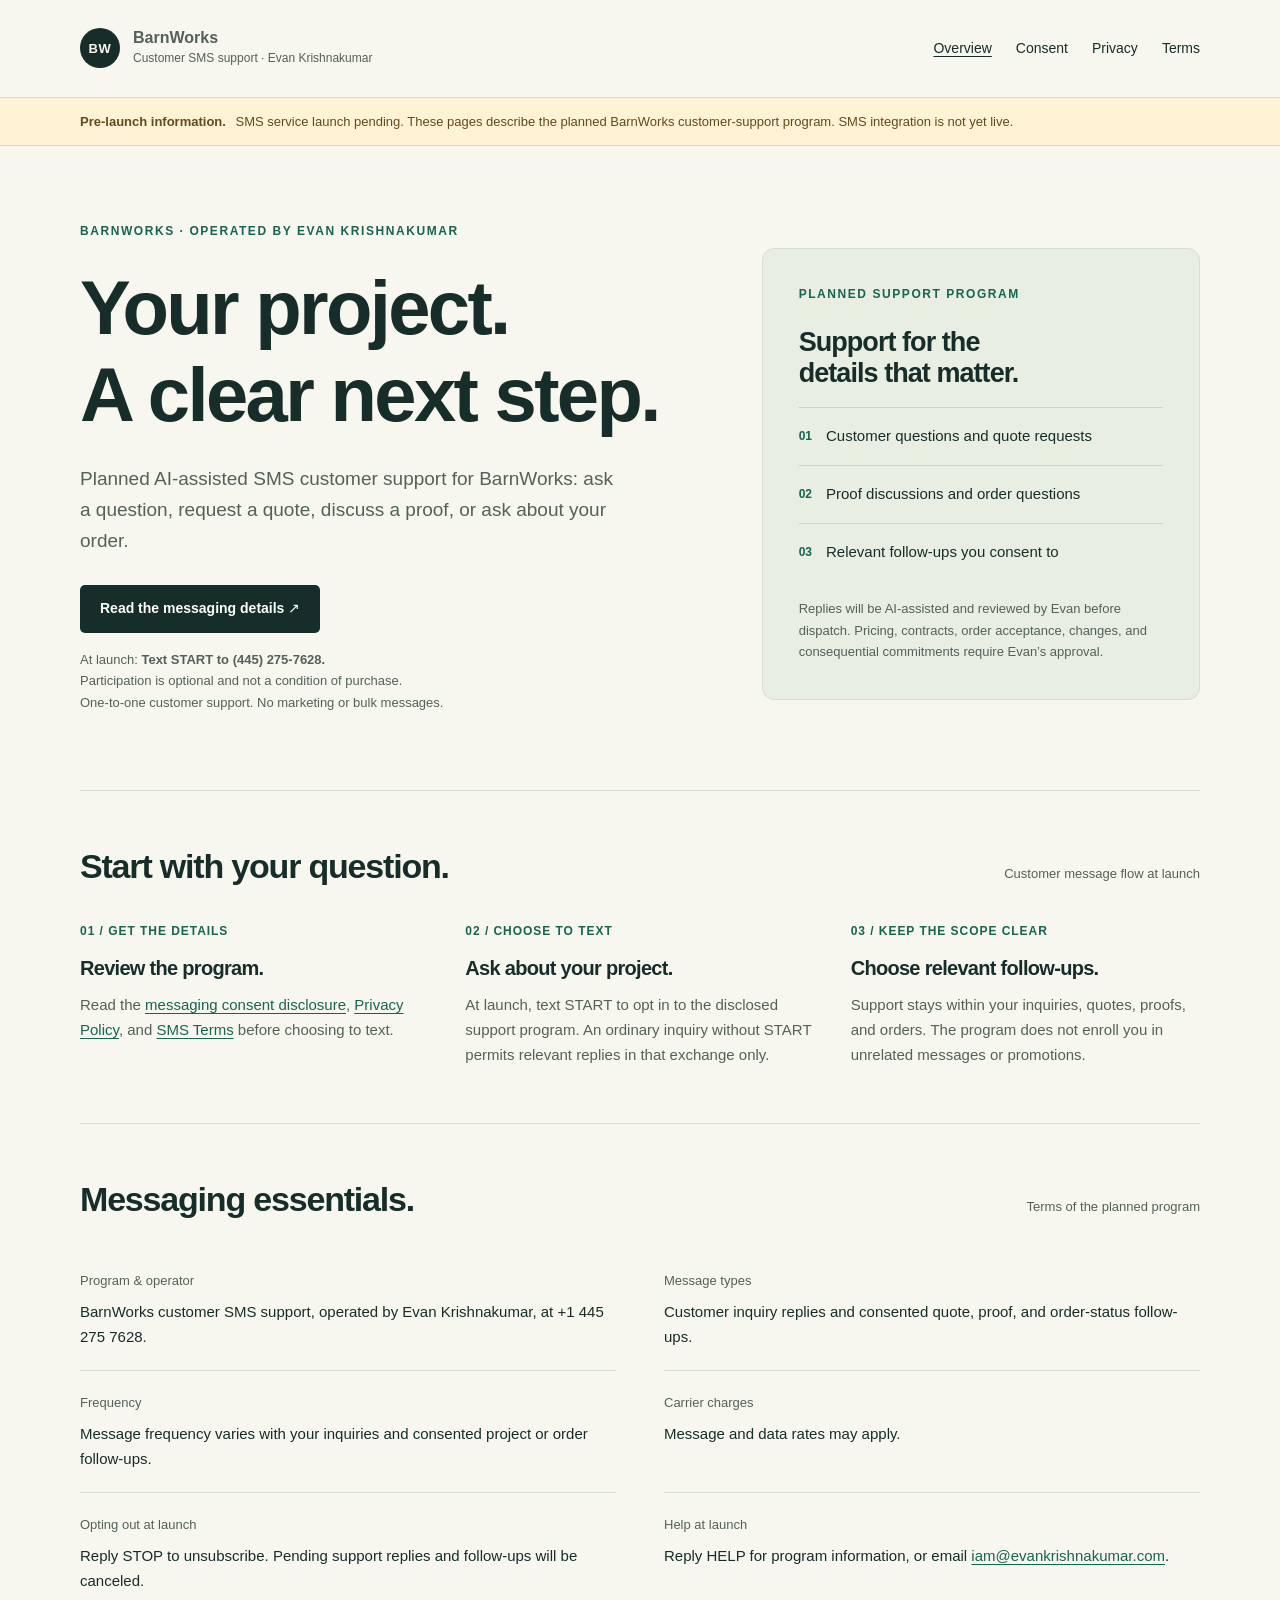
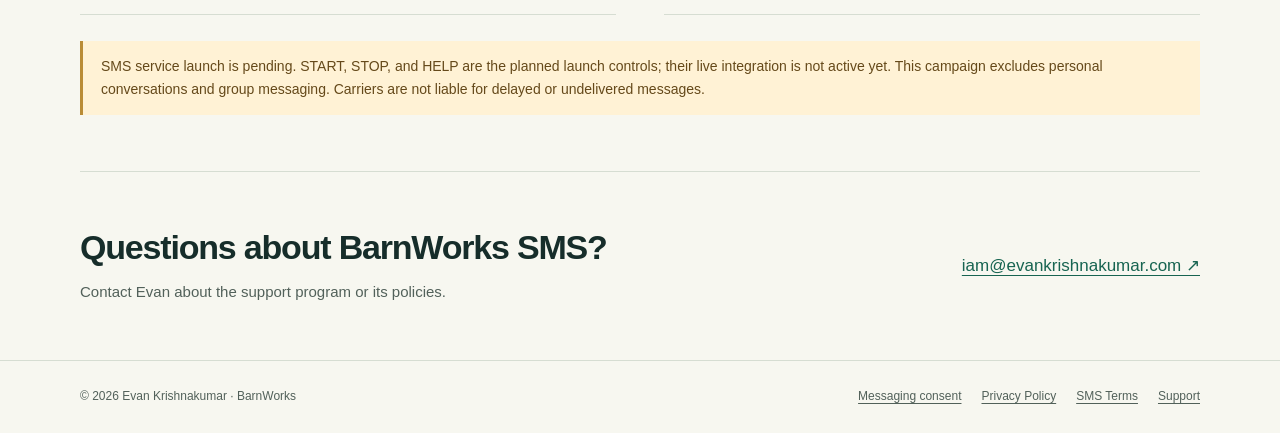
<file: index.html>
<!doctype html>
<html lang="en">
<head>
  <meta charset="utf-8">
  <meta name="viewport" content="width=device-width, initial-scale=1">
  <meta name="description" content="BarnWorks customer SMS support, operated by Evan Krishnakumar. SMS service is pre-launch.">
  <title>Customer SMS Support | BarnWorks</title>
  <link rel="stylesheet" href="styles.css">
</head>
<body>
  <a class="skip" href="#main">Skip to content</a>
  <header class="site-header"><div class="shell header-row"><a class="identity" href="index.html" aria-label="BarnWorks, home"><span class="monogram" aria-hidden="true">BW</span><span><strong>BarnWorks</strong><span>Customer SMS support · Evan Krishnakumar</span></span></a><nav class="nav" aria-label="Main navigation"><a href="index.html" aria-current="page">Overview</a><a href="consent.html">Consent</a><a href="privacy-policy.html">Privacy</a><a href="terms.html">Terms</a></nav></div></header>
  <div class="review-banner"><div class="shell"><strong>Pre-launch information.</strong> SMS service launch pending. These pages describe the planned BarnWorks customer-support program. SMS integration is not yet live.</div></div>
  <main id="main" class="shell">
<section class="hero" aria-labelledby="hero-heading">
  <div><p class="eyebrow">BarnWorks · Operated by Evan Krishnakumar</p><h1 id="hero-heading">Your project.<br>A clear next step.</h1>
  <p class="intro">Planned AI-assisted SMS customer support for BarnWorks: ask a question, request a quote, discuss a proof, or ask about your order.</p>
  <a class="button" href="consent.html">Read the messaging details <span aria-hidden="true">&nbsp;↗</span></a>
  <p class="hero-note">At launch: <strong>Text START to (445) 275-7628.</strong><br>Participation is optional and not a condition of purchase.<br>One-to-one customer support. No marketing or bulk messages.</p></div>
  <aside class="scope-card" aria-labelledby="scope-heading"><p class="eyebrow">Planned support program</p><h2 id="scope-heading">Support for the<br>details that matter.</h2>
  <ul><li><span>01</span>Customer questions and quote requests</li><li><span>02</span>Proof discussions and order questions</li><li><span>03</span>Relevant follow-ups you consent to</li></ul>
  <p class="scope-foot">Replies will be AI-assisted and reviewed by Evan before dispatch. Pricing, contracts, order acceptance, changes, and consequential commitments require Evan’s approval.</p></aside>
</section>
<section class="section" aria-labelledby="how-heading"><div class="section-title"><h2 id="how-heading">Start with your question.</h2><p>Customer message flow at launch</p></div>
  <div class="steps"><article><span class="step-num">01 / GET THE DETAILS</span><h3>Review the program.</h3><p>Read the <a href="consent.html">messaging consent disclosure</a>, <a href="privacy-policy.html">Privacy Policy</a>, and <a href="terms.html">SMS Terms</a> before choosing to text.</p></article>
  <article><span class="step-num">02 / CHOOSE TO TEXT</span><h3>Ask about your project.</h3><p>At launch, text START to opt in to the disclosed support program. An ordinary inquiry without START permits relevant replies in that exchange only.</p></article>
  <article><span class="step-num">03 / KEEP THE SCOPE CLEAR</span><h3>Choose relevant follow-ups.</h3><p>Support stays within your inquiries, quotes, proofs, and orders. The program does not enroll you in unrelated messages or promotions.</p></article></div>
</section>
<section id="messaging" class="section" aria-labelledby="messaging-heading"><div class="section-title"><h2 id="messaging-heading">Messaging essentials.</h2><p>Terms of the planned program</p></div>
  <dl class="essentials"><div><dt>Program &amp; operator</dt><dd>BarnWorks customer SMS support, operated by Evan Krishnakumar, at +1 445 275 7628.</dd></div>
  <div><dt>Message types</dt><dd>Customer inquiry replies and consented quote, proof, and order-status follow-ups.</dd></div>
  <div><dt>Frequency</dt><dd>Message frequency varies with your inquiries and consented project or order follow-ups.</dd></div>
  <div><dt>Carrier charges</dt><dd>Message and data rates may apply.</dd></div>
  <div><dt>Opting out at launch</dt><dd>Reply STOP to unsubscribe. Pending support replies and follow-ups will be canceled.</dd></div>
  <div><dt>Help at launch</dt><dd>Reply HELP for program information, or email <a href="mailto:iam@evankrishnakumar.com">iam@evankrishnakumar.com</a>.</dd></div></dl>
  <p class="review-note">SMS service launch is pending. START, STOP, and HELP are the planned launch controls; their live integration is not active yet. This campaign excludes personal conversations and group messaging. Carriers are not liable for delayed or undelivered messages.</p>
</section>
<section class="section support-row" aria-labelledby="support-heading"><div><h2 id="support-heading">Questions about BarnWorks SMS?</h2><p>Contact Evan about the support program or its policies.</p></div><a href="mailto:iam@evankrishnakumar.com">iam@evankrishnakumar.com <span aria-hidden="true">↗</span></a></section>
</main>
  <footer class="site-footer"><div class="shell footer-row"><span>© 2026 Evan Krishnakumar · BarnWorks</span><div class="footer-links"><a href="consent.html">Messaging consent</a><a href="privacy-policy.html">Privacy Policy</a><a href="terms.html">SMS Terms</a><a href="mailto:iam@evankrishnakumar.com">Support</a></div></div></footer>
</body>
</html>
</file>
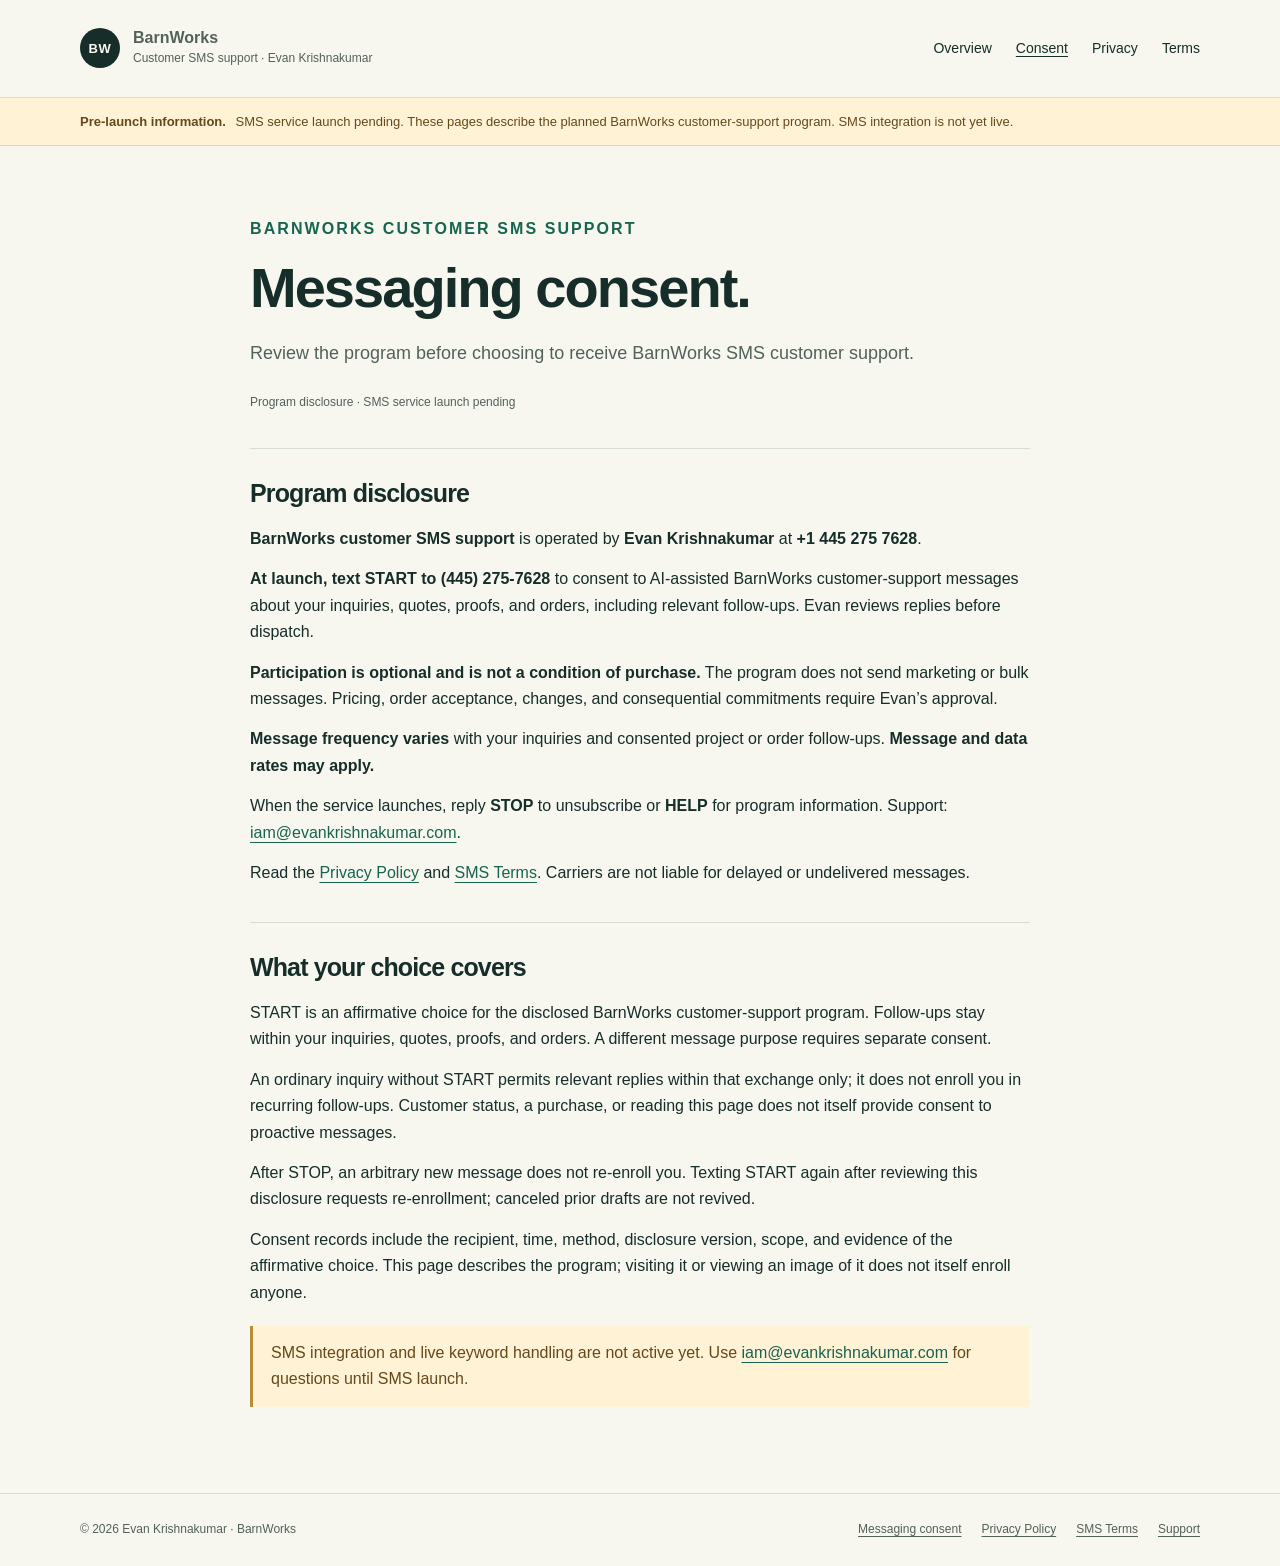
<file: consent.html>
<!doctype html>
<html lang="en">
<head>
  <meta charset="utf-8">
  <meta name="viewport" content="width=device-width, initial-scale=1">
  <meta name="description" content="START consent disclosure for planned BarnWorks customer SMS support at (445) 275-7628.">
  <title>Messaging Consent | BarnWorks</title>
  <link rel="stylesheet" href="styles.css">
</head>
<body>
  <a class="skip" href="#main">Skip to content</a>
  <header class="site-header"><div class="shell header-row"><a class="identity" href="index.html" aria-label="BarnWorks, home"><span class="monogram" aria-hidden="true">BW</span><span><strong>BarnWorks</strong><span>Customer SMS support · Evan Krishnakumar</span></span></a><nav class="nav" aria-label="Main navigation"><a href="index.html">Overview</a><a href="consent.html" aria-current="page">Consent</a><a href="privacy-policy.html">Privacy</a><a href="terms.html">Terms</a></nav></div></header>
  <div class="review-banner"><div class="shell"><strong>Pre-launch information.</strong> SMS service launch pending. These pages describe the planned BarnWorks customer-support program. SMS integration is not yet live.</div></div>
  <main id="main" class="shell"><article class="legal">
<p class="eyebrow">BarnWorks customer SMS support</p><h1>Messaging consent.</h1>
<p class="lede">Review the program before choosing to receive BarnWorks SMS customer support.</p>
<p class="meta">Program disclosure · SMS service launch pending</p>
<section id="disclosure"><h2>Program disclosure</h2>
<p><strong>BarnWorks customer SMS support</strong> is operated by <strong>Evan Krishnakumar</strong> at <strong>+1 445 275 7628</strong>.</p>
<p><strong>At launch, text START to (445) 275-7628</strong> to consent to AI-assisted BarnWorks customer-support messages about your inquiries, quotes, proofs, and orders, including relevant follow-ups. Evan reviews replies before dispatch.</p>
<p><strong>Participation is optional and is not a condition of purchase.</strong> The program does not send marketing or bulk messages. Pricing, order acceptance, changes, and consequential commitments require Evan’s approval.</p>
<p><strong>Message frequency varies</strong> with your inquiries and consented project or order follow-ups. <strong>Message and data rates may apply.</strong></p>
<p>When the service launches, reply <strong>STOP</strong> to unsubscribe or <strong>HELP</strong> for program information. Support: <a href="mailto:iam@evankrishnakumar.com">iam@evankrishnakumar.com</a>.</p>
<p>Read the <a href="privacy-policy.html">Privacy Policy</a> and <a href="terms.html">SMS Terms</a>. Carriers are not liable for delayed or undelivered messages.</p></section>
<section id="scope"><h2>What your choice covers</h2>
<p>START is an affirmative choice for the disclosed BarnWorks customer-support program. Follow-ups stay within your inquiries, quotes, proofs, and orders. A different message purpose requires separate consent.</p>
<p>An ordinary inquiry without START permits relevant replies within that exchange only; it does not enroll you in recurring follow-ups. Customer status, a purchase, or reading this page does not itself provide consent to proactive messages.</p>
<p>After STOP, an arbitrary new message does not re-enroll you. Texting START again after reviewing this disclosure requests re-enrollment; canceled prior drafts are not revived.</p>
<p>Consent records include the recipient, time, method, disclosure version, scope, and evidence of the affirmative choice. This page describes the program; visiting it or viewing an image of it does not itself enroll anyone.</p></section>
<p class="review-note">SMS integration and live keyword handling are not active yet. Use <a href="mailto:iam@evankrishnakumar.com">iam@evankrishnakumar.com</a> for questions until SMS launch.</p>
</article></main>
  <footer class="site-footer"><div class="shell footer-row"><span>© 2026 Evan Krishnakumar · BarnWorks</span><div class="footer-links"><a href="consent.html">Messaging consent</a><a href="privacy-policy.html">Privacy Policy</a><a href="terms.html">SMS Terms</a><a href="mailto:iam@evankrishnakumar.com">Support</a></div></div></footer>
</body>
</html>
</file>
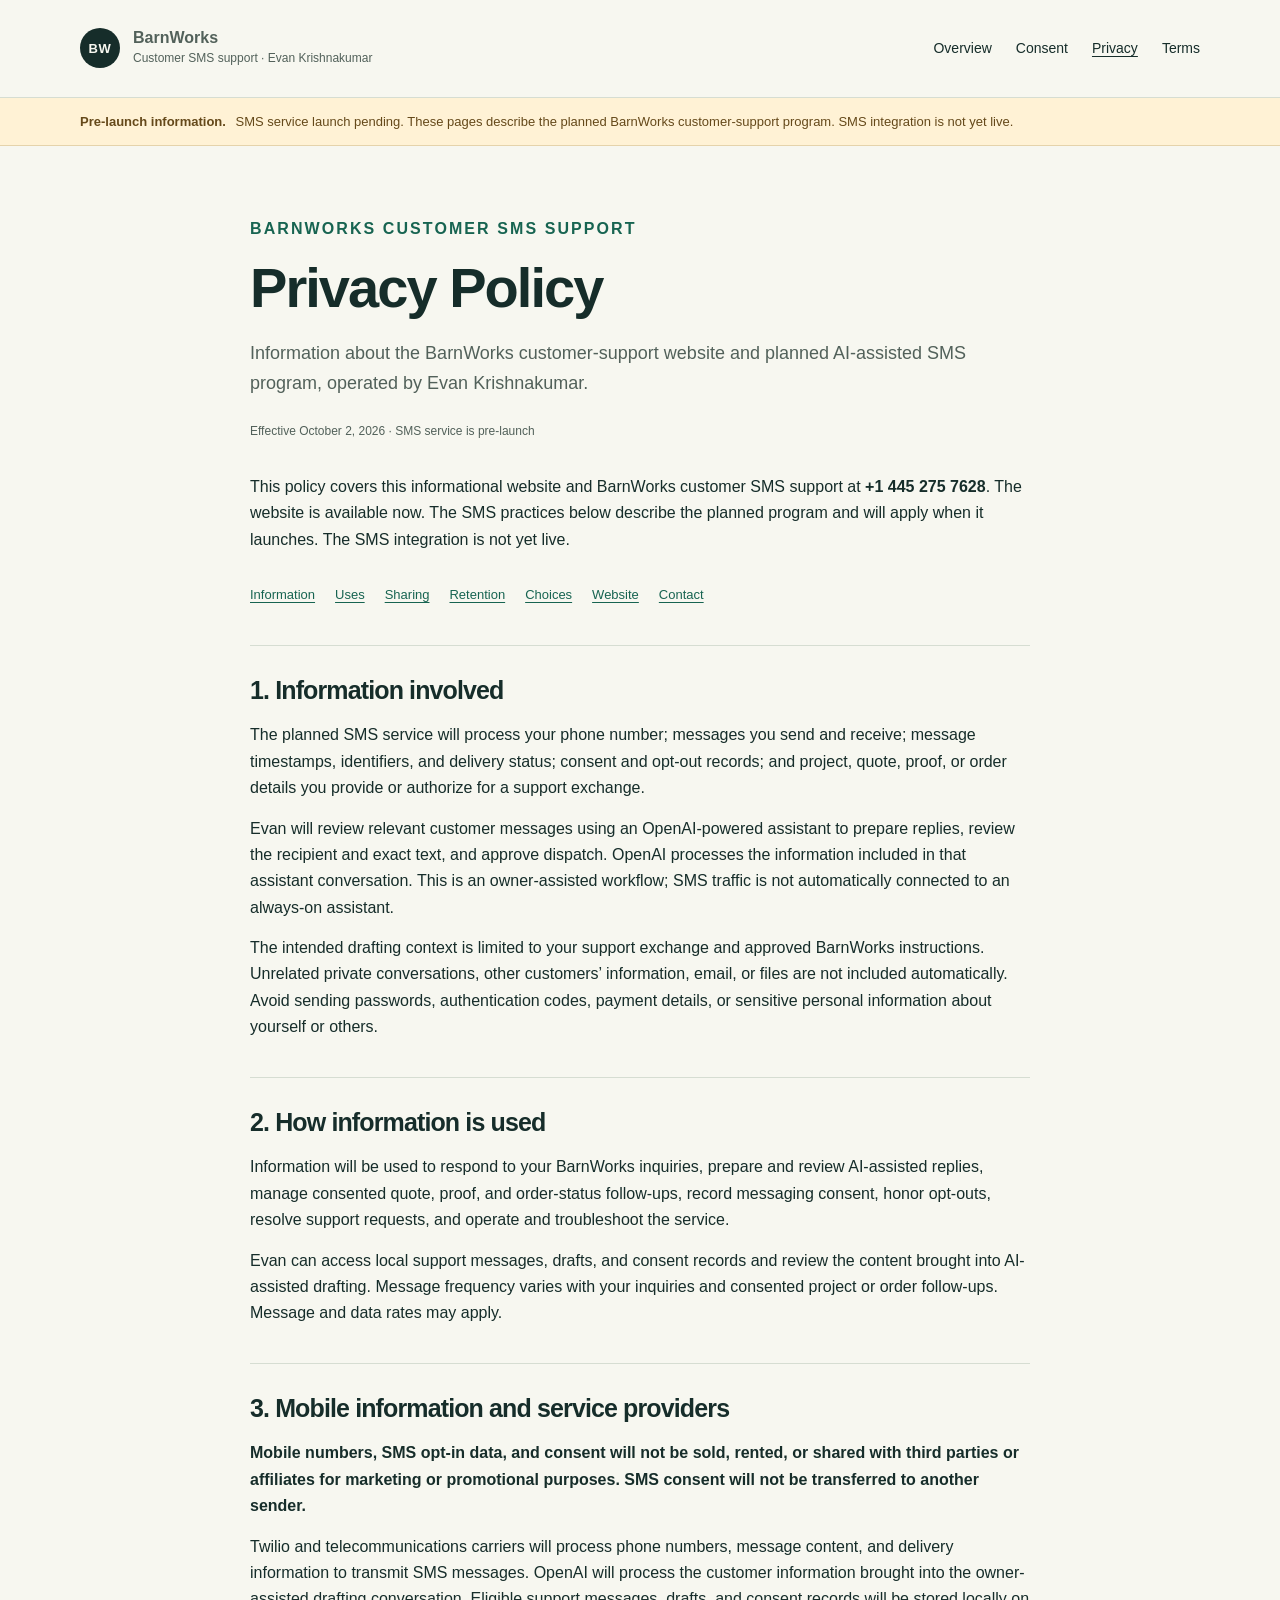
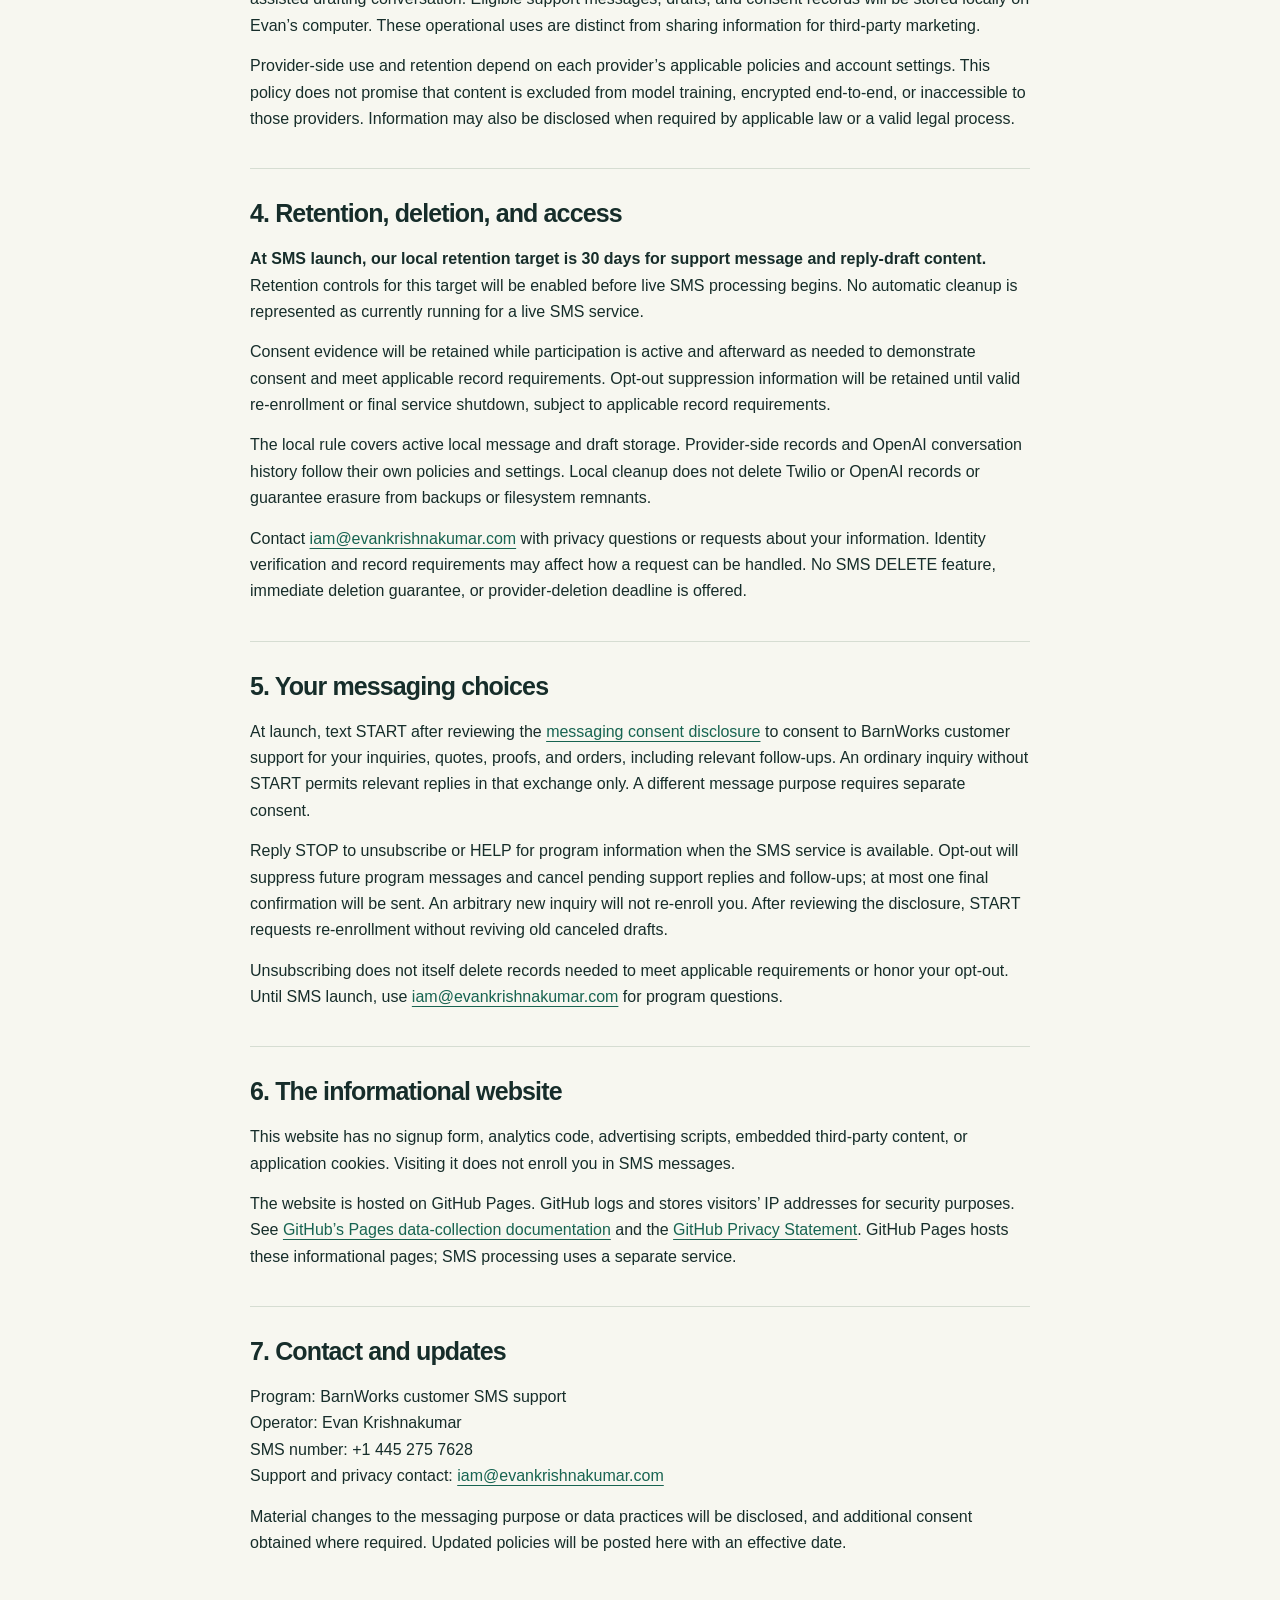
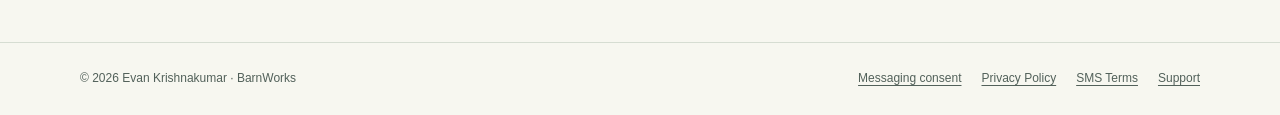
<file: privacy-policy.html>
<!doctype html>
<html lang="en">
<head>
  <meta charset="utf-8">
  <meta name="viewport" content="width=device-width, initial-scale=1">
  <meta name="description" content="Privacy Policy for the BarnWorks website and planned customer SMS support program.">
  <title>Privacy Policy | BarnWorks</title>
  <link rel="stylesheet" href="styles.css">
</head>
<body>
  <a class="skip" href="#main">Skip to content</a>
  <header class="site-header"><div class="shell header-row"><a class="identity" href="index.html" aria-label="BarnWorks, home"><span class="monogram" aria-hidden="true">BW</span><span><strong>BarnWorks</strong><span>Customer SMS support · Evan Krishnakumar</span></span></a><nav class="nav" aria-label="Main navigation"><a href="index.html">Overview</a><a href="consent.html">Consent</a><a href="privacy-policy.html" aria-current="page">Privacy</a><a href="terms.html">Terms</a></nav></div></header>
  <div class="review-banner"><div class="shell"><strong>Pre-launch information.</strong> SMS service launch pending. These pages describe the planned BarnWorks customer-support program. SMS integration is not yet live.</div></div>
  <main id="main" class="shell"><article class="legal">
<p class="eyebrow">BarnWorks customer SMS support</p><h1>Privacy Policy</h1>
<p class="lede">Information about the BarnWorks customer-support website and planned AI-assisted SMS program, operated by Evan Krishnakumar.</p>
<p class="meta">Effective October 2, 2026 · SMS service is pre-launch</p>
<p>This policy covers this informational website and BarnWorks customer SMS support at <strong>+1 445 275 7628</strong>. The website is available now. The SMS practices below describe the planned program and will apply when it launches. The SMS integration is not yet live.</p>
<nav class="toc" aria-label="Policy sections"><a href="#information">Information</a><a href="#uses">Uses</a><a href="#sharing">Sharing</a><a href="#retention">Retention</a><a href="#choices">Choices</a><a href="#website">Website</a><a href="#contact">Contact</a></nav>
<section id="information"><h2>1. Information involved</h2>
<p>The planned SMS service will process your phone number; messages you send and receive; message timestamps, identifiers, and delivery status; consent and opt-out records; and project, quote, proof, or order details you provide or authorize for a support exchange.</p>
<p>Evan will review relevant customer messages using an OpenAI-powered assistant to prepare replies, review the recipient and exact text, and approve dispatch. OpenAI processes the information included in that assistant conversation. This is an owner-assisted workflow; SMS traffic is not automatically connected to an always-on assistant.</p>
<p>The intended drafting context is limited to your support exchange and approved BarnWorks instructions. Unrelated private conversations, other customers’ information, email, or files are not included automatically. Avoid sending passwords, authentication codes, payment details, or sensitive personal information about yourself or others.</p></section>
<section id="uses"><h2>2. How information is used</h2>
<p>Information will be used to respond to your BarnWorks inquiries, prepare and review AI-assisted replies, manage consented quote, proof, and order-status follow-ups, record messaging consent, honor opt-outs, resolve support requests, and operate and troubleshoot the service.</p>
<p>Evan can access local support messages, drafts, and consent records and review the content brought into AI-assisted drafting. Message frequency varies with your inquiries and consented project or order follow-ups. Message and data rates may apply.</p></section>
<section id="sharing"><h2>3. Mobile information and service providers</h2>
<p><strong>Mobile numbers, SMS opt-in data, and consent will not be sold, rented, or shared with third parties or affiliates for marketing or promotional purposes. SMS consent will not be transferred to another sender.</strong></p>
<p>Twilio and telecommunications carriers will process phone numbers, message content, and delivery information to transmit SMS messages. OpenAI will process the customer information brought into the owner-assisted drafting conversation. Eligible support messages, drafts, and consent records will be stored locally on Evan’s computer. These operational uses are distinct from sharing information for third-party marketing.</p>
<p>Provider-side use and retention depend on each provider’s applicable policies and account settings. This policy does not promise that content is excluded from model training, encrypted end-to-end, or inaccessible to those providers. Information may also be disclosed when required by applicable law or a valid legal process.</p></section>
<section id="retention"><h2>4. Retention, deletion, and access</h2>
<p><strong>At SMS launch, our local retention target is 30 days for support message and reply-draft content.</strong> Retention controls for this target will be enabled before live SMS processing begins. No automatic cleanup is represented as currently running for a live SMS service.</p>
<p>Consent evidence will be retained while participation is active and afterward as needed to demonstrate consent and meet applicable record requirements. Opt-out suppression information will be retained until valid re-enrollment or final service shutdown, subject to applicable record requirements.</p>
<p>The local rule covers active local message and draft storage. Provider-side records and OpenAI conversation history follow their own policies and settings. Local cleanup does not delete Twilio or OpenAI records or guarantee erasure from backups or filesystem remnants.</p>
<p>Contact <a href="mailto:iam@evankrishnakumar.com">iam@evankrishnakumar.com</a> with privacy questions or requests about your information. Identity verification and record requirements may affect how a request can be handled. No SMS DELETE feature, immediate deletion guarantee, or provider-deletion deadline is offered.</p></section>
<section id="choices"><h2>5. Your messaging choices</h2>
<p>At launch, text START after reviewing the <a href="consent.html">messaging consent disclosure</a> to consent to BarnWorks customer support for your inquiries, quotes, proofs, and orders, including relevant follow-ups. An ordinary inquiry without START permits relevant replies in that exchange only. A different message purpose requires separate consent.</p>
<p>Reply STOP to unsubscribe or HELP for program information when the SMS service is available. Opt-out will suppress future program messages and cancel pending support replies and follow-ups; at most one final confirmation will be sent. An arbitrary new inquiry will not re-enroll you. After reviewing the disclosure, START requests re-enrollment without reviving old canceled drafts.</p>
<p>Unsubscribing does not itself delete records needed to meet applicable requirements or honor your opt-out. Until SMS launch, use <a href="mailto:iam@evankrishnakumar.com">iam@evankrishnakumar.com</a> for program questions.</p></section>
<section id="website"><h2>6. The informational website</h2>
<p>This website has no signup form, analytics code, advertising scripts, embedded third-party content, or application cookies. Visiting it does not enroll you in SMS messages.</p>
<p>The website is hosted on GitHub Pages. GitHub logs and stores visitors’ IP addresses for security purposes. See <a href="https://docs.github.com/en/pages/getting-started-with-github-pages/what-is-github-pages#data-collection">GitHub’s Pages data-collection documentation</a> and the <a href="https://docs.github.com/en/site-policy/privacy-policies/github-general-privacy-statement">GitHub Privacy Statement</a>. GitHub Pages hosts these informational pages; SMS processing uses a separate service.</p></section>
<section id="contact"><h2>7. Contact and updates</h2>
<p>Program: BarnWorks customer SMS support<br>Operator: Evan Krishnakumar<br>SMS number: +1 445 275 7628<br>Support and privacy contact: <a href="mailto:iam@evankrishnakumar.com">iam@evankrishnakumar.com</a></p>
<p>Material changes to the messaging purpose or data practices will be disclosed, and additional consent obtained where required. Updated policies will be posted here with an effective date.</p></section>
</article></main>
  <footer class="site-footer"><div class="shell footer-row"><span>© 2026 Evan Krishnakumar · BarnWorks</span><div class="footer-links"><a href="consent.html">Messaging consent</a><a href="privacy-policy.html">Privacy Policy</a><a href="terms.html">SMS Terms</a><a href="mailto:iam@evankrishnakumar.com">Support</a></div></div></footer>
</body>
</html>
</file>
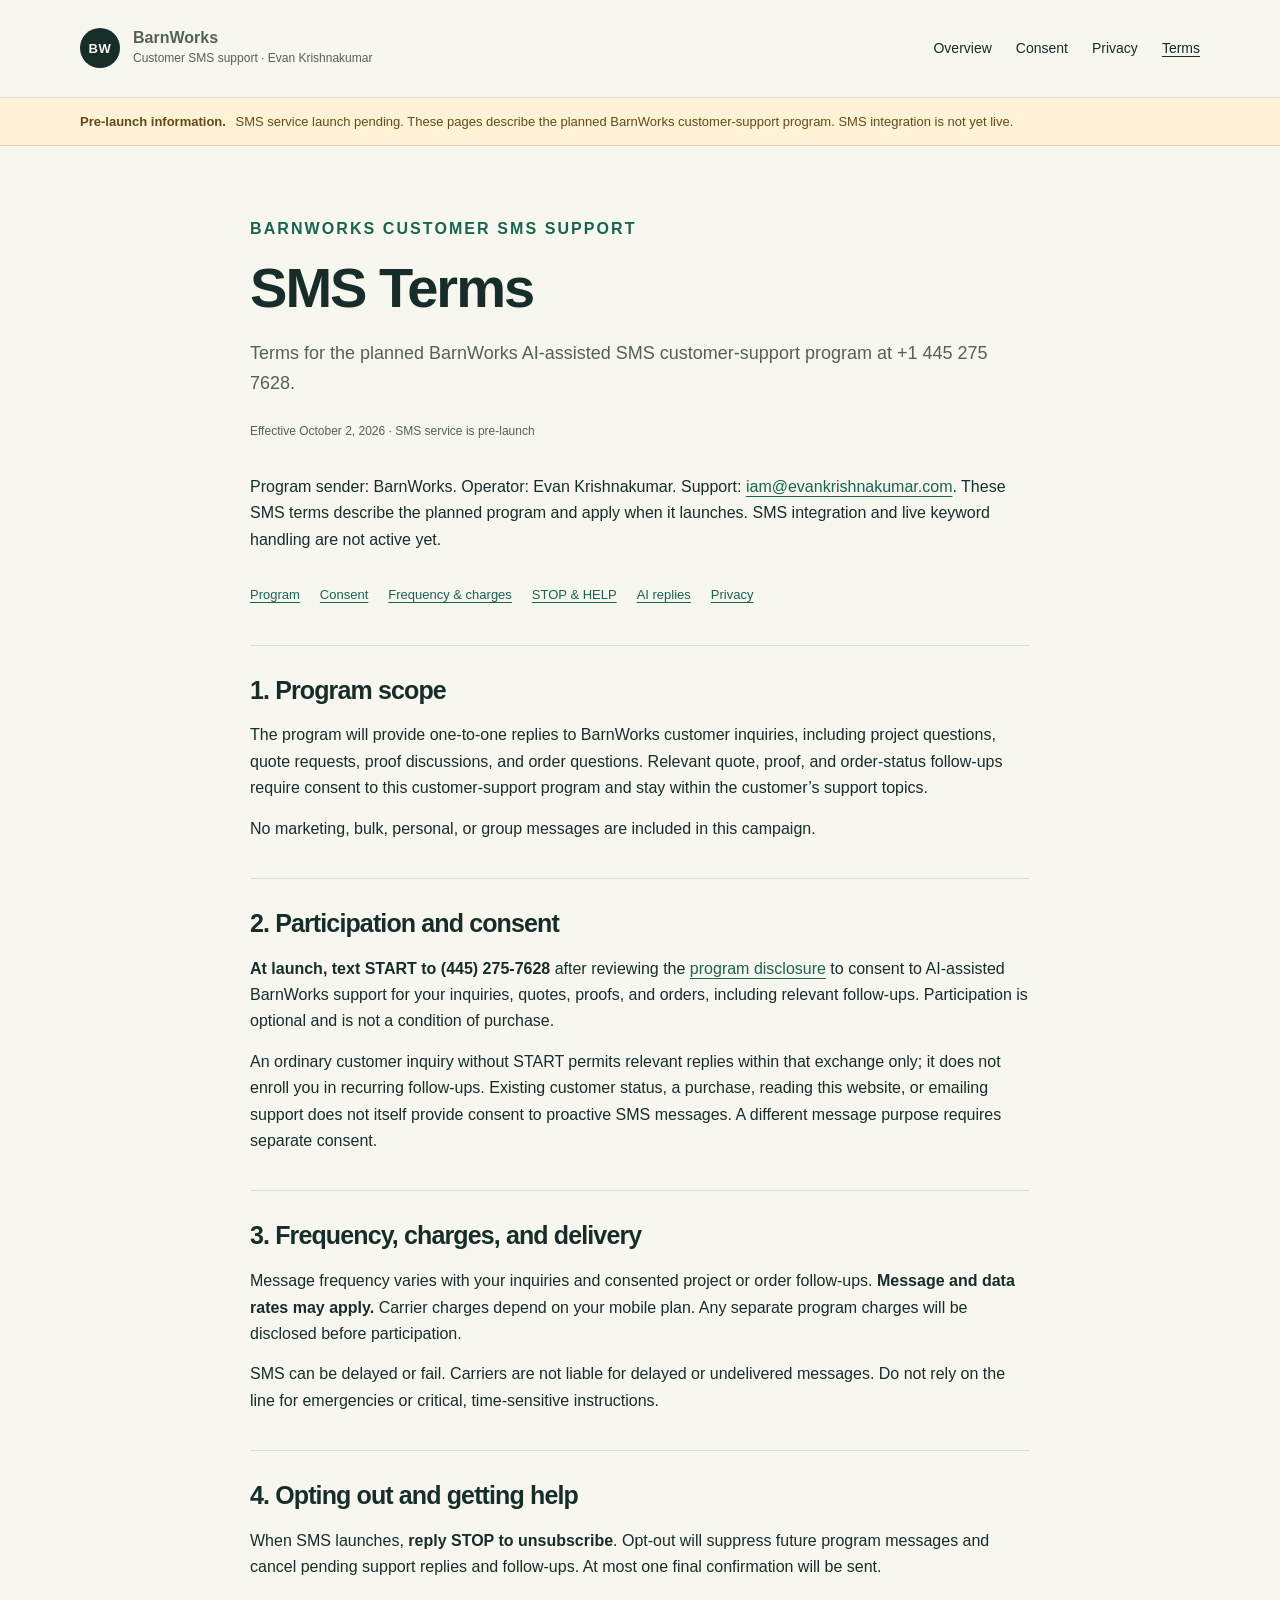
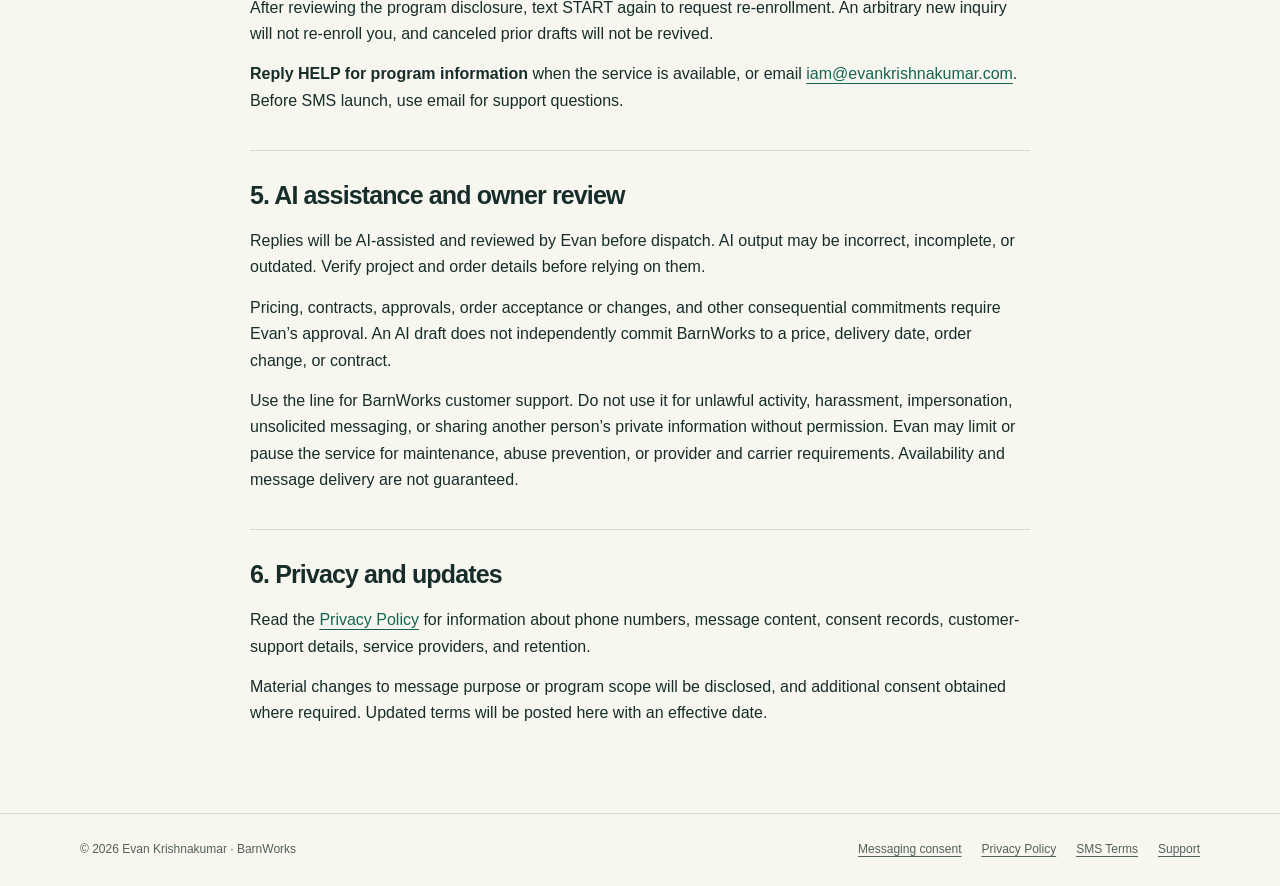
<file: terms.html>
<!doctype html>
<html lang="en">
<head>
  <meta charset="utf-8">
  <meta name="viewport" content="width=device-width, initial-scale=1">
  <meta name="description" content="Terms for the planned BarnWorks AI-assisted customer SMS support program.">
  <title>SMS Terms | BarnWorks</title>
  <link rel="stylesheet" href="styles.css">
</head>
<body>
  <a class="skip" href="#main">Skip to content</a>
  <header class="site-header"><div class="shell header-row"><a class="identity" href="index.html" aria-label="BarnWorks, home"><span class="monogram" aria-hidden="true">BW</span><span><strong>BarnWorks</strong><span>Customer SMS support · Evan Krishnakumar</span></span></a><nav class="nav" aria-label="Main navigation"><a href="index.html">Overview</a><a href="consent.html">Consent</a><a href="privacy-policy.html">Privacy</a><a href="terms.html" aria-current="page">Terms</a></nav></div></header>
  <div class="review-banner"><div class="shell"><strong>Pre-launch information.</strong> SMS service launch pending. These pages describe the planned BarnWorks customer-support program. SMS integration is not yet live.</div></div>
  <main id="main" class="shell"><article class="legal">
<p class="eyebrow">BarnWorks customer SMS support</p><h1>SMS Terms</h1>
<p class="lede">Terms for the planned BarnWorks AI-assisted SMS customer-support program at +1 445 275 7628.</p>
<p class="meta">Effective October 2, 2026 · SMS service is pre-launch</p>
<p>Program sender: BarnWorks. Operator: Evan Krishnakumar. Support: <a href="mailto:iam@evankrishnakumar.com">iam@evankrishnakumar.com</a>. These SMS terms describe the planned program and apply when it launches. SMS integration and live keyword handling are not active yet.</p>
<nav class="toc" aria-label="Terms sections"><a href="#program">Program</a><a href="#consent">Consent</a><a href="#frequency">Frequency &amp; charges</a><a href="#controls">STOP &amp; HELP</a><a href="#ai">AI replies</a><a href="#privacy">Privacy</a></nav>
<section id="program"><h2>1. Program scope</h2>
<p>The program will provide one-to-one replies to BarnWorks customer inquiries, including project questions, quote requests, proof discussions, and order questions. Relevant quote, proof, and order-status follow-ups require consent to this customer-support program and stay within the customer’s support topics.</p>
<p>No marketing, bulk, personal, or group messages are included in this campaign.</p></section>
<section id="consent"><h2>2. Participation and consent</h2>
<p><strong>At launch, text START to (445) 275-7628</strong> after reviewing the <a href="consent.html">program disclosure</a> to consent to AI-assisted BarnWorks support for your inquiries, quotes, proofs, and orders, including relevant follow-ups. Participation is optional and is not a condition of purchase.</p>
<p>An ordinary customer inquiry without START permits relevant replies within that exchange only; it does not enroll you in recurring follow-ups. Existing customer status, a purchase, reading this website, or emailing support does not itself provide consent to proactive SMS messages. A different message purpose requires separate consent.</p></section>
<section id="frequency"><h2>3. Frequency, charges, and delivery</h2>
<p>Message frequency varies with your inquiries and consented project or order follow-ups. <strong>Message and data rates may apply.</strong> Carrier charges depend on your mobile plan. Any separate program charges will be disclosed before participation.</p>
<p>SMS can be delayed or fail. Carriers are not liable for delayed or undelivered messages. Do not rely on the line for emergencies or critical, time-sensitive instructions.</p></section>
<section id="controls"><h2>4. Opting out and getting help</h2>
<p>When SMS launches, <strong>reply STOP to unsubscribe</strong>. Opt-out will suppress future program messages and cancel pending support replies and follow-ups. At most one final confirmation will be sent.</p>
<p>After reviewing the program disclosure, text START again to request re-enrollment. An arbitrary new inquiry will not re-enroll you, and canceled prior drafts will not be revived.</p>
<p><strong>Reply HELP for program information</strong> when the service is available, or email <a href="mailto:iam@evankrishnakumar.com">iam@evankrishnakumar.com</a>. Before SMS launch, use email for support questions.</p></section>
<section id="ai"><h2>5. AI assistance and owner review</h2>
<p>Replies will be AI-assisted and reviewed by Evan before dispatch. AI output may be incorrect, incomplete, or outdated. Verify project and order details before relying on them.</p>
<p>Pricing, contracts, approvals, order acceptance or changes, and other consequential commitments require Evan’s approval. An AI draft does not independently commit BarnWorks to a price, delivery date, order change, or contract.</p>
<p>Use the line for BarnWorks customer support. Do not use it for unlawful activity, harassment, impersonation, unsolicited messaging, or sharing another person’s private information without permission. Evan may limit or pause the service for maintenance, abuse prevention, or provider and carrier requirements. Availability and message delivery are not guaranteed.</p></section>
<section id="privacy"><h2>6. Privacy and updates</h2>
<p>Read the <a href="privacy-policy.html">Privacy Policy</a> for information about phone numbers, message content, consent records, customer-support details, service providers, and retention.</p>
<p>Material changes to message purpose or program scope will be disclosed, and additional consent obtained where required. Updated terms will be posted here with an effective date.</p></section>
</article></main>
  <footer class="site-footer"><div class="shell footer-row"><span>© 2026 Evan Krishnakumar · BarnWorks</span><div class="footer-links"><a href="consent.html">Messaging consent</a><a href="privacy-policy.html">Privacy Policy</a><a href="terms.html">SMS Terms</a><a href="mailto:iam@evankrishnakumar.com">Support</a></div></div></footer>
</body>
</html>
</file>
<file: styles.css>
:root {
  --ink: #162d2a;
  --muted: #52615a;
  --paper: #f7f7f0;
  --white: #fffef8;
  --line: #d6ddd2;
  --accent: #176451;
  --pale: #e8eee2;
  --review: #fff2d5;
  --review-ink: #65491a;
  font-family: Inter, -apple-system, BlinkMacSystemFont, "Segoe UI", sans-serif;
  color: var(--ink);
  background: var(--paper);
  font-synthesis: none;
  text-rendering: optimizeLegibility;
}
* { box-sizing: border-box; }
html { scroll-behavior: smooth; }
body { margin: 0; font-size: 17px; line-height: 1.65; }
a { color: var(--accent); text-underline-offset: .22em; }
a:hover { text-decoration-thickness: 2px; }
a:focus-visible, summary:focus-visible { outline: 3px solid var(--accent); outline-offset: 5px; }
.skip { position: absolute; left: 16px; top: -100px; background: var(--white); padding: 12px 18px; z-index: 10; }
.skip:focus { top: 12px; }
.shell { width: min(1120px, calc(100% - 72px)); margin-inline: auto; }
.site-header { padding: 28px 0; border-bottom: 1px solid var(--line); }
.header-row { display: flex; justify-content: space-between; align-items: center; gap: 24px; }
.identity { display: inline-flex; align-items: center; gap: 13px; color: var(--ink); text-decoration: none; }
.monogram { display: grid; place-items: center; width: 40px; height: 40px; background: var(--ink); color: var(--paper); border-radius: 50%; font-size: 13px; font-weight: 700; letter-spacing: .05em; flex-shrink: 0; }
.identity strong { display: block; font-size: 16px; line-height: 1.3; }
.identity span:last-child { font-size: 12px; color: var(--muted); }
.nav { display: flex; gap: 24px; align-items: center; font-size: 14px; }
.nav a { color: var(--ink); text-decoration: none; padding-block: 6px; }
.nav a[aria-current="page"] { text-decoration: underline; }
.review-banner { background: var(--review); color: var(--review-ink); border-bottom: 1px solid #e5d3ab; padding: 13px 0; font-size: 13px; }
.review-banner strong { margin-right: 6px; }
.hero { padding: 76px 0 64px; display: grid; grid-template-columns: 1.4fr 1fr; align-items: center; gap: 68px; }
.eyebrow { font-size: 12px; letter-spacing: .13em; text-transform: uppercase; color: var(--accent); font-weight: 700; margin: 0 0 22px; }
h1, h2, h3 { line-height: 1.15; letter-spacing: -.035em; }
h1 { font-size: clamp(43px, 6.2vw, 76px); font-weight: 550; margin: 0 0 24px; }
.hero .intro { font-size: 19px; max-width: 540px; color: var(--muted); margin: 0 0 28px; }
.button { display: inline-flex; align-items: center; justify-content: center; min-height: 48px; padding: 12px 20px; background: var(--ink); color: var(--white); border-radius: 5px; font-size: 14px; font-weight: 600; text-decoration: none; }
.button:hover { background: var(--accent); }
.hero-note { margin-top: 16px; font-size: 13px; color: var(--muted); }
.scope-card { padding: 36px; border: 1px solid var(--line); border-radius: 12px; background: var(--pale); }
.scope-card h2 { font-size: 27px; font-weight: 550; margin: 0 0 18px; }
.scope-card ul { list-style: none; padding: 0; margin: 0; }
.scope-card li { display: flex; gap: 14px; padding: 16px 0; border-top: 1px solid #cad5c2; font-size: 15px; }
.scope-card li span { color: var(--accent); font-size: 12px; font-weight: 700; padding-top: 3px; }
.scope-foot { color: var(--muted); font-size: 13px; margin: 18px 0 0; }
.section { border-top: 1px solid var(--line); padding: 56px 0; }
.section-title { display: flex; align-items: baseline; justify-content: space-between; gap: 24px; margin-bottom: 30px; }
h2 { font-size: 34px; font-weight: 550; margin: 0; }
.section-title p { font-size: 13px; color: var(--muted); margin: 0; }
.steps { display: grid; grid-template-columns: repeat(3, 1fr); gap: 36px; }
.step-num { color: var(--accent); font-size: 12px; letter-spacing: .08em; font-weight: 700; }
h3 { font-size: 20px; font-weight: 600; margin: 13px 0; }
.steps p { color: var(--muted); font-size: 15px; margin: 0; }
.essentials { display: grid; grid-template-columns: repeat(2, 1fr); gap: 0 48px; margin: 0; }
.essentials div { border-bottom: 1px solid var(--line); padding: 21px 0; }
dt { font-size: 13px; color: var(--muted); margin: 0 0 8px; }
dd { margin: 0; font-size: 15px; }
.review-note { border-left: 3px solid #b98c36; padding: 14px 18px; background: var(--review); color: var(--review-ink); font-size: 14px; margin: 26px 0 0; }
.support-row { display: flex; justify-content: space-between; align-items: center; gap: 32px; }
.support-row p { color: var(--muted); margin: 12px 0 0; font-size: 15px; }
.support-row a { overflow-wrap: anywhere; }
.site-footer { border-top: 1px solid var(--line); padding: 26px 0; font-size: 12px; color: var(--muted); }
.footer-row { display: flex; justify-content: space-between; align-items: center; gap: 20px; }
.footer-links { display: flex; flex-wrap: wrap; gap: 20px; }
.footer-links a { color: var(--muted); }
.legal { max-width: 780px; margin: 0 auto; padding: 56px 0 72px; }
.legal h1 { font-size: clamp(38px, 5vw, 56px); margin-bottom: 18px; }
.legal .lede { font-size: 18px; color: var(--muted); margin-bottom: 24px; }
.legal .meta { font-size: 12px; color: var(--muted); margin: 24px 0 32px; }
.legal section { margin: 36px 0 0; padding: 30px 0 0; border-top: 1px solid var(--line); }
.legal section h2 { font-size: 25px; margin-bottom: 18px; }
.legal p, .legal li { font-size: 16px; }
.legal ul { padding-left: 22px; }
.legal li { margin: 9px 0; }
.legal p { margin: 14px 0; }
.legal .review-note { margin-top: 20px; }
.legal .toc { display: flex; flex-wrap: wrap; gap: 8px 20px; font-size: 13px; margin: 28px 0; }
.legal .toc a { padding: 3px 0; }
.legal a { overflow-wrap: anywhere; }
@media (max-width: 760px) {
  .shell { width: calc(100% - 40px); }
  .site-header { padding: 20px 0; }
  .header-row { align-items: flex-start; flex-direction: column; gap: 16px; }
  .nav { gap: 26px; }
  .hero { padding: 44px 0; grid-template-columns: 1fr; gap: 32px; }
  .hero .intro { font-size: 17px; }
  .scope-card { padding: 26px; }
  .section { padding: 36px 0; }
  .section-title { flex-direction: column; gap: 12px; margin-bottom: 26px; }
  h2 { font-size: 28px; }
  .steps { grid-template-columns: 1fr; gap: 28px; }
  .essentials { grid-template-columns: 1fr; }
  .support-row, .footer-row { flex-direction: column; align-items: flex-start; gap: 22px; }
  .legal { padding: 40px 0 52px; }
}
@media (prefers-reduced-motion: reduce) { html { scroll-behavior: auto; } }
@media print {
  .site-header, .site-footer, .skip, .toc { display: none; }
  body { background: #fff; }
  .shell { width: 100%; }
  .legal { max-width: none; padding: 24px 0; }
}
</file>
